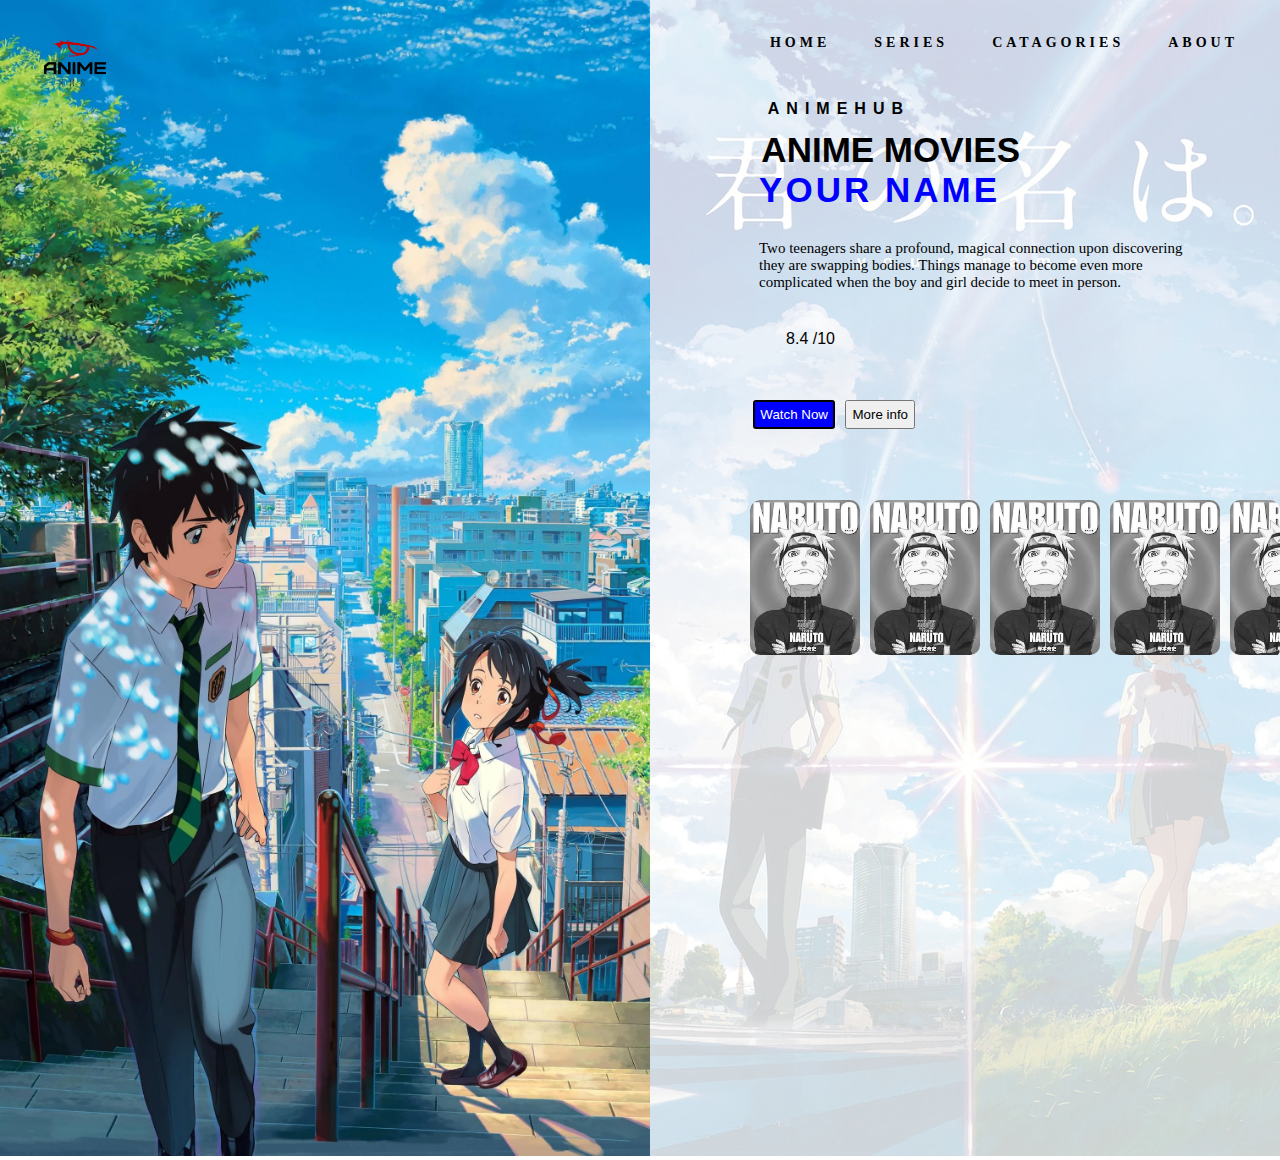
<file: index.html>
<!DOCTYPE html>
<html lang="en">

<head>
    <meta charset="UTF-8">
    <meta name="viewport" content="width=device-width, initial-scale=1.0">
    <link rel="stylesheet" href="anime.css">
    <link rel="stylesheet" href="https://cdnjs.cloudflare.com/ajax/libs/font-awesome/6.6.0/css/all.min.css"
    integrity="sha512-Kc323vGBEqzTmouAECnVceyQqyqdsSiqLQISBL29aUW4U/M7pSPA/gEUZQqv1cwx4OnYxTxve5UMg5GT6L4JJg=="
    crossorigin="anonymous" referrerpolicy="no-referrer" />
    <title>Document</title>
</head>

<body>
    <div class="navbar">
        <div class="cover">
            <img src="right.jpg" alt="">
        </div>
        <div id="cov">
            <img src="left.jpg" alt="">
        </div>

        <div class="logo">
            <img src="anilogo.png" alt="">
        </div>
        <div class="nav">

            <li><a class="nav-linkl" href="">home</a></li>
            <li><a class="nav-linkl" href="">series</a></li>
            <li><a class="nav-linkl" href="">catagories</a></li>
            <li><a class="nav-linkl" href="">about</a></li>

        </div>
    </div>

    <div class="sec">
        <p>ANIMEHUB</p>
    </div>
    <p class="third" id="">ANIME MOVIES</p>
    <P class="fourth">YOUR NAME</P>
    <div class="fifth">Two teenagers share a profound, magical connection upon discovering they are swapping bodies. Things manage to
        become even more complicated when the boy and girl decide to meet in person.</div>
    <div class="sixth"><i class="fa-solid fa-star"></i>8.4 <span>/10</span></div>
    <div class="seventh">
        <button class="btn">Watch Now</button>
        <button class="btn-two">More info</button>
    </div>


    <div class="cards">
        <a href="" class="card">
            <div class="img">
                <img src="naruto.jpg" alt="">
            </div>
        </a>
        <a href="" class="card">
            <div class="img">
                <img src="naruto.jpg" alt="">
            </div>
        </a>
        <a href="" class="card">
            <div class="img">
                <img src="naruto.jpg" alt="">
            </div>
        </a>
        <a href="" class="card">
            <div class="img">
                <img src="naruto.jpg" alt="">
            </div>
        </a>
        <a href="" class="card">
            <div class="img">
                <img src="naruto.jpg" alt="">
            </div>
        </a>
        <a href="" class="card">
            <div class="img">
                <img src="naruto.jpg" alt="">
            </div>
        </a>
        <a href="" class="card">
            <div class="img">
                <img src="naruto.jpg" alt="">
            </div>
        </a>
        <a href="" class="card">
            <div class="img">
                <img src="naruto.jpg" alt="">
            </div>
        </a>
    </div>
</body>

</html>
</file>
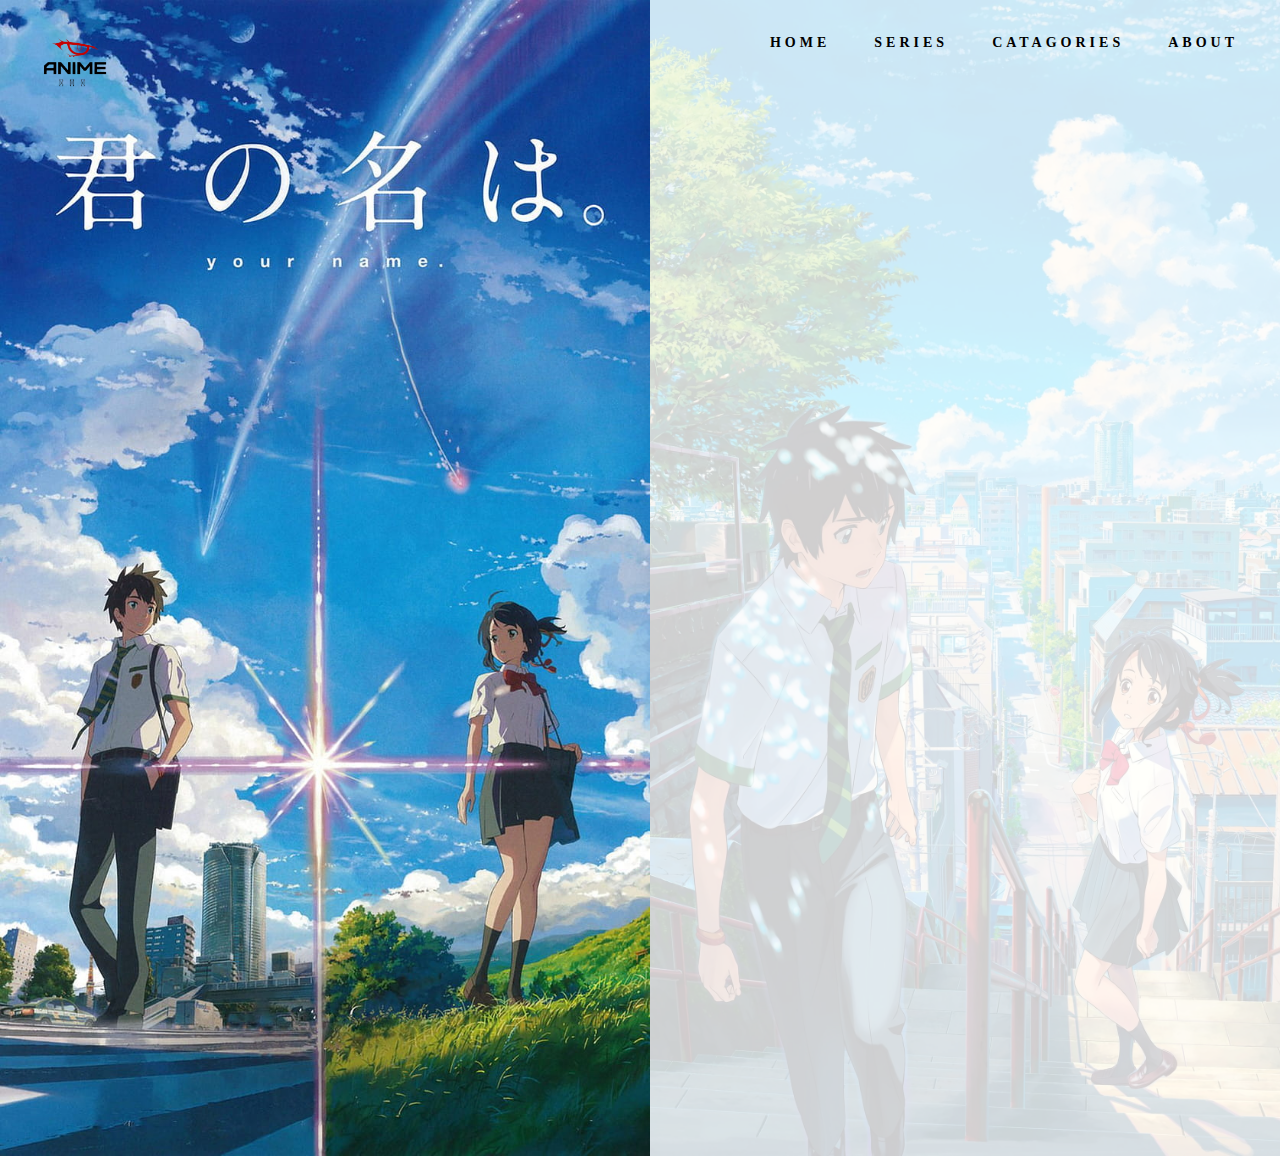
<file: anime.html>
<!DOCTYPE html>
<html lang="en">
<head>
    <meta charset="UTF-8">
    <meta name="viewport" content="width=device-width, initial-scale=1.0">
    <link rel="stylesheet" href="anime.css">
    <title>Document</title>
</head>
<body>
    <div class="navbar">
        <div class="cover">
            <img src="left.jpg" alt="">
        </div>
        <div  id="cov">
            <img src="right.jpg" alt="">
        </div>
        
        <div class="logo">
            <img src="anilogo.png" alt="">
        </div>
        <div class="nav">
            <li><a href="">home</a></li>
            <li><a href="">series</a></li>
            <li><a href="">catagories</a></li>
            <li><a href="">about</a></li>
        </div>
    </div>


</body>
</html>
</file>
<file: anime.css>
* {
    padding: 0px;
    margin: 0px;
    ;
}

.cover img {
    height: 100%;
    width: 650px;
}

#cov img {
    /* position: absolute; 
    top: 0px;
    right: 0px;  */
    /* object-fit: cover; */
    height: 100%;
    width: 650px;
    opacity: 0.2;
}

.logo img {
    /* display: inline-block; */
    position: absolute;
    left: 0px;
    top: 0px;
    /* left: 5px; */
    height: 130px;
    width: 150px;

}

.navbar {
    display: flex;
    align-items: center;
    /* justify-content: center; */
}

.nav {

    font-size: 14px;
    font-weight: bold;
    position: absolute;
    right: 20px;
    top: 35px;
    display: flex;

}

.nav li {
    list-style: none;
    padding: 0px 22px;

}

.nav li a {
    text-transform: uppercase;
    text-decoration: none;
    /* padding:2px 0px; */
    letter-spacing: 4px;
    transition: all 0.5s ease-in-out;
    color: black;
    width: 15px;
    border-bottom: 2px solid transparent;
    |
}

.nav li a:hover {
    border-bottom: 2px solid blue;
    /* border-bottom: 1px solid blue; */
    color: blue;
    /* border-radius: 10px; */

}

.nav .nav-link li a::before {
    content: '';
    position: absolute;
    width: 0;
    height: 3.5px;
    left: 0;
    bottom: -5px;
    background: pink;
    border-radius: 100px;
    transition: .5s ease-in-out;
    /* color: blue; */
}

.nav .nav-link li a:hover::before {
    width: 100%;
    color: blue;
}

.sec {
    letter-spacing: 7px;
    color: black;
    position: absolute;
    top: 100px;
    right: 370px;
    font-weight: bold;
    font-family: 'Gill Sans', 'Gill Sans MT', Calibri, 'Trebuchet MS', sans-serif;
}

.third {
    color: black;
    position: absolute;
    font-size: 35px;
    top: 130px;
    right: 260px;
    font-weight: bold;
    font-family: 'Lucida Sans', 'Lucida Sans Regular', 'Lucida Grande', 'Lucida Sans Unicode', Geneva, Verdana, sans-serif;
}

.fourth {
    color: blue;
    position: absolute;
    font-size: 35px;
    top: 170px;
    right: 280px;
    font-weight: bold;
    font-family: 'Lucida Sans', 'Lucida Sans Regular', 'Lucida Grande', 'Lucida Sans Unicode', Geneva, Verdana, sans-serif;
    letter-spacing: 3px;
}

.fifth {
    display: inline-block;
    width: 450px;
    font-size: 15px;
    position: absolute;
    /* font-size: 35px; */
    top: 240px;
    right: 71px;
    text-align: left;
}

.sixth {
    position: absolute;
    /* font-size: 35px; */
    top: 330px;
    right: 445px;
    font-family: 'Lucida Sans', 'Lucida Sans Regular', 'Lucida Grande', 'Lucida Sans Unicode', Geneva, Verdana, sans-serif;
}
.btn{
    position: absolute;
    /* font-size: 35px; */
    top: 400px;
    right: 445px;
    padding: 5px;
    background-color:blue ;
    color: white;
    border: 2px solid black;
    border-radius: 3px;
    /* margin: 5px; */
}
.btn-two{
    position: absolute;
    /* font-size: 35px; */
    top: 395px;
    right: 360px;
    padding: 5px;
    margin: 5px;
    /* position: absolute; */
    /* right:400px ; */
}
.btn:hover{
    background-color: darkblue;
}


/* .cards{
    position: absolute;
    overflow-x: auto;
    overflow-y: hidden;
    width: 53%;
    height: 250px;
    gap: 10px;
    /* top: 450px; */
    /* right: 0px; */
    /* display: flex; */
    /* bottom: 20px; */
    /* margin: 50px; */
/* }
.card::-webkit-scrollbar{
    display: none;
    }
/*.cards .card {
    margin: 150px;
    width: 150px;
    height: 200px;
    border-radius: 10px;
}*/
.cards .card .img img{
    width: 100%;
    height: 100%;
    object-fit: cover;
    border-radius: 10px;
    filter: saturate(0);
    transition: .5s;
    background: transparent;
}
.cards .card .img img:hover{
    filter: saturate(1);
} 
 .cards{
    position: absolute;
    right: 0px;
    top: 500px;
    display: flex;
    max-height: 230px;
    max-width: 530px;
    gap: 10px;
    overflow-x: auto;
    border-radius: 10px;
    /* overflow-y: hidden; */
 }
 .cards::-webkit-scrollbar{
    display: none;
 }

 .card{
    min-width: 110px;
 }
</file>
